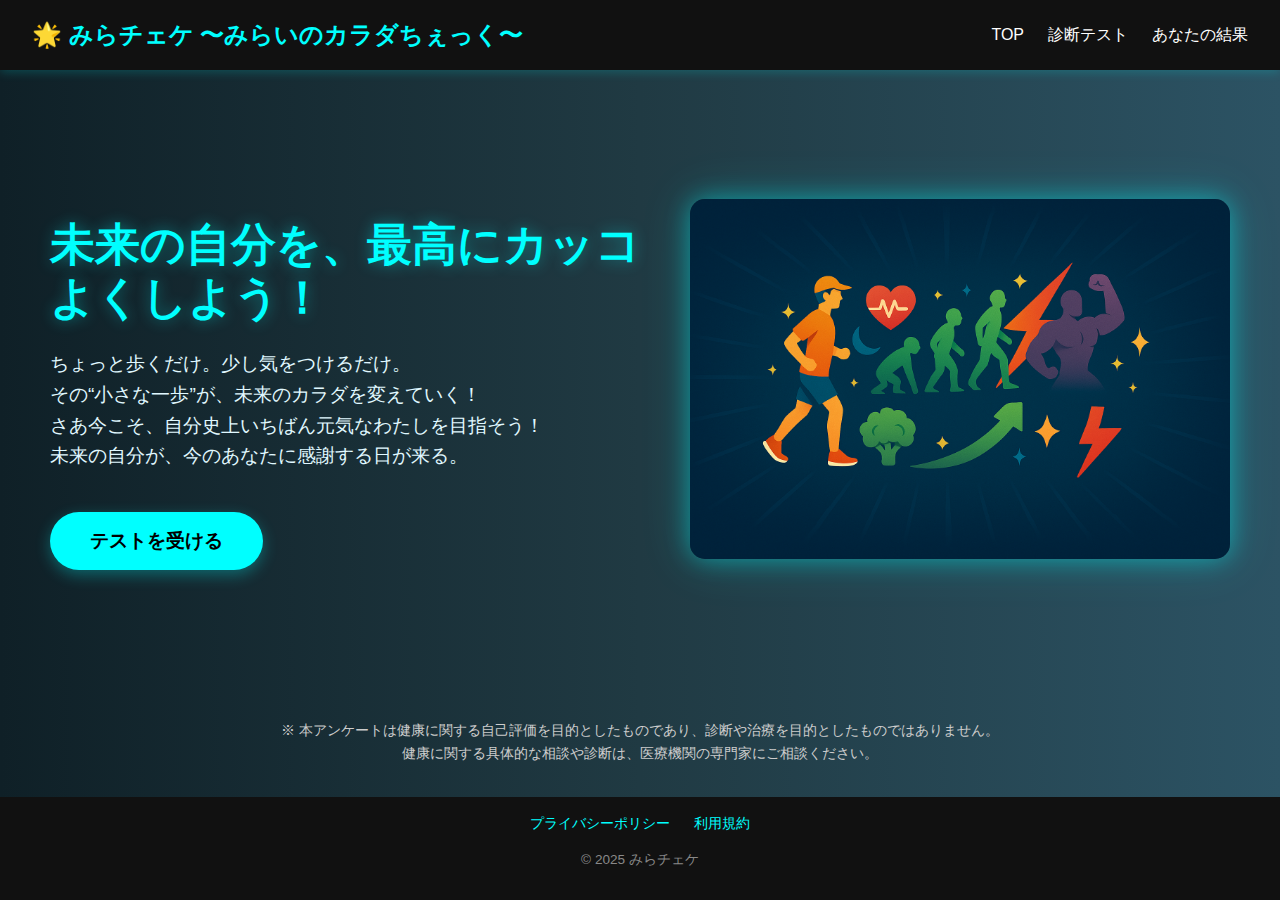
<file: index.html>
<!DOCTYPE html>
<html lang="ja">
<head>
  <meta charset="UTF-8" />
  <meta name="viewport" content="width=device-width, initial-scale=1" />
  <title>みらちぇけ - 未来の自分をチェック</title>
  <link rel="stylesheet" href="styles.css" />
</head>
<body>

  <!-- ヘッダー -->
  <header>
    <div class="logo">🌟 みらチェケ 〜みらいのカラダちぇっく〜</div>
    <nav>
       <ul>
        <li><a href="index.html">TOP</a></li>
        <li><a href="questions.html">診断テスト</a></li>
        <li><a href="result.html">あなたの結果</a></li>
      </ul>
    </nav>
  </header>

  <!-- ヒーローセクション -->
  <section class="hero">
    <div class="hero-text">
      <h1>未来の自分を、最高にカッコよくしよう！</h1>
        <p>
        ちょっと歩くだけ。少し気をつけるだけ。<br />
        その“小さな一歩”が、未来のカラダを変えていく！<br />
        さあ今こそ、自分史上いちばん元気なわたしを目指そう！<br />
        未来の自分が、今のあなたに感謝する日が来る。
        </p>

      <button onclick="goToDiagnosis()">テストを受ける</button>
    </div>
    <div class="hero-image">
      <img src="images/future_self.png" alt="未来の自分" />
    </div>
  </section>

  <p class="disclaimer">
    ※ 本アンケートは健康に関する自己評価を目的としたものであり、診断や治療を目的としたものではありません。<br />
    健康に関する具体的な相談や診断は、医療機関の専門家にご相談ください。
  </p>

  <!-- フッター -->
  <footer>
    <nav>
      <ul class="footer-links">
        <li><a href="privacy.html">プライバシーポリシー</a></li>
        <li><a href="terms.html">利用規約</a></li>
      </ul>
    </nav>
    <p>&copy; 2025 みらチェケ</p>
  </footer>

  <script src="script.js"></script>
  
</body>
</html>
</file>
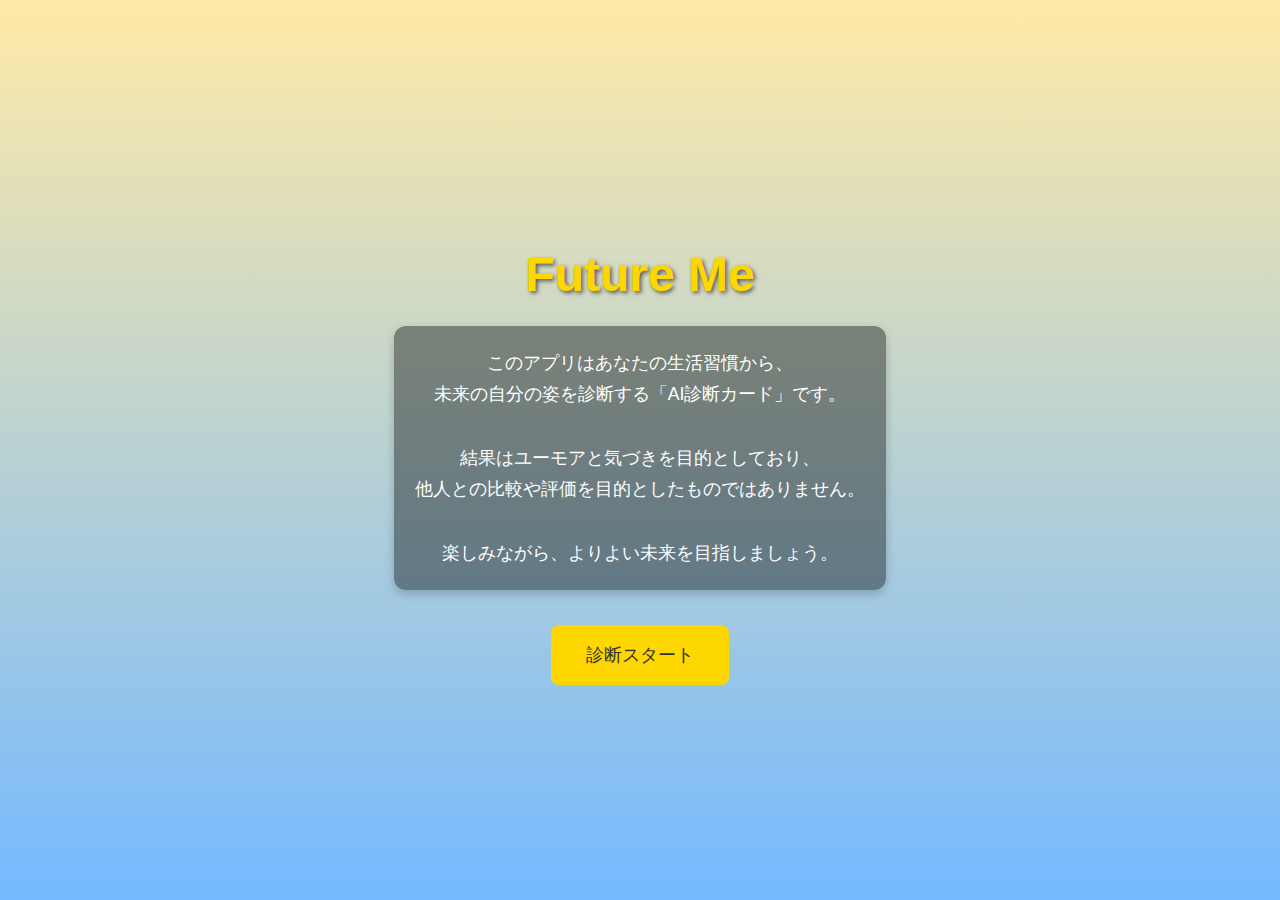
<file: health/index.html>
<!DOCTYPE html>
<html lang="ja">
<head>
  <meta charset="UTF-8" />
  <meta name="viewport" content="width=device-width, initial-scale=1.0"/>
  <title>Future Me</title>
  <link rel="stylesheet" href="style.css" />
</head>
<body>
  <h1>Future Me</h1>
  <div class="description">
    このアプリはあなたの生活習慣から、<br />
    未来の自分の姿を診断する「AI診断カード」です。<br /><br />
    結果はユーモアと気づきを目的としており、<br />
    他人との比較や評価を目的としたものではありません。<br /><br />
    楽しみながら、よりよい未来を目指しましょう。
  </div>
  <button onclick="goToDiagnosis()">診断スタート</button>

  <script src="script.js"></script>
</body>
</html>
</file>
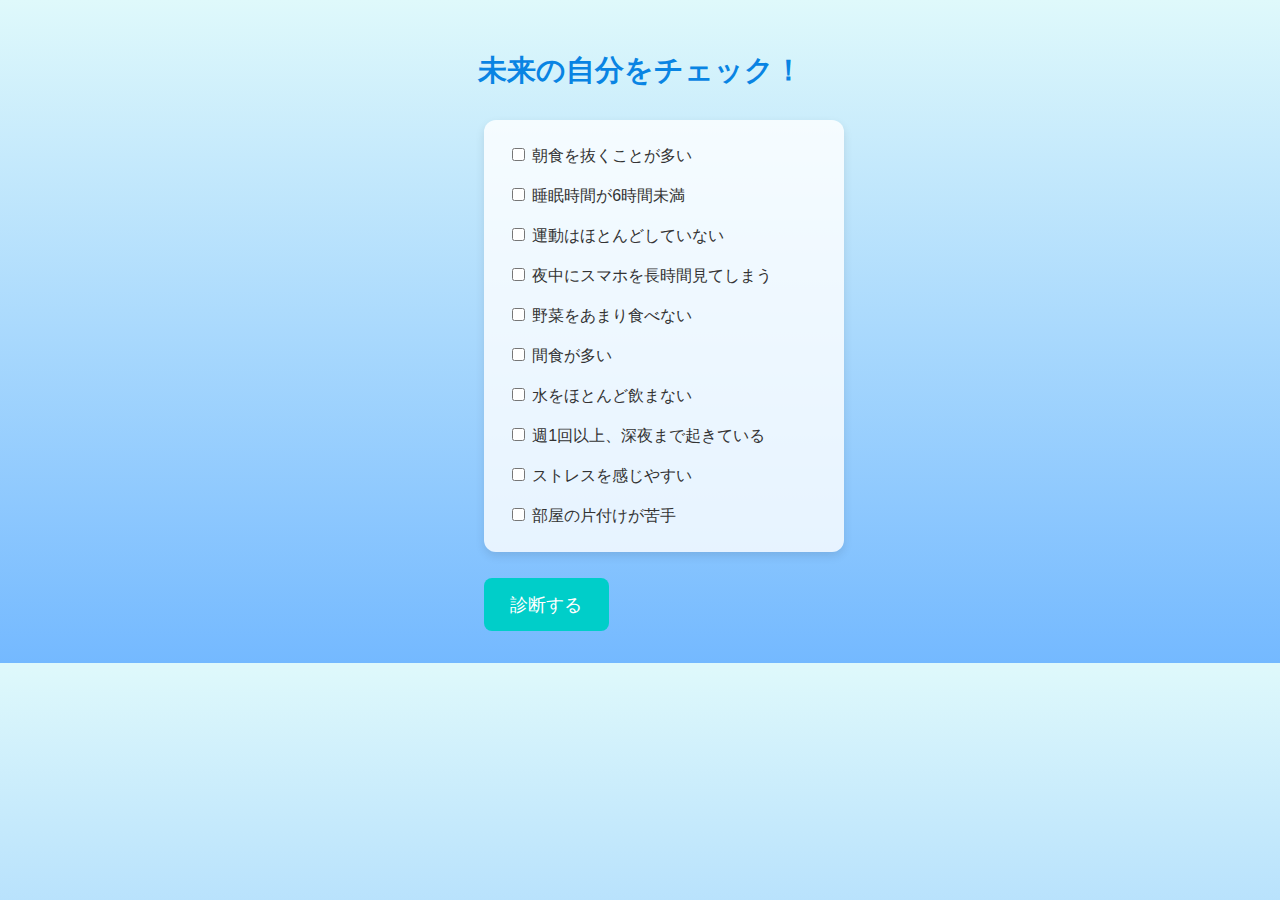
<file: diagnosis.html>
<!DOCTYPE html>
<html lang="ja">
<head>
  <meta charset="UTF-8" />
  <meta name="viewport" content="width=device-width, initial-scale=1.0"/>
  <title>診断スタート | Future Me</title>
  <link rel="stylesheet" href="diagnosis.css" />
</head>
<body>
  <h1>未来の自分をチェック！</h1>
  <form id="diagnosisForm">
    <div class="question-list">
      <label><input type="checkbox" name="q1" /> 朝食を抜くことが多い</label>
      <label><input type="checkbox" name="q2" /> 睡眠時間が6時間未満</label>
      <label><input type="checkbox" name="q3" /> 運動はほとんどしていない</label>
      <label><input type="checkbox" name="q4" /> 夜中にスマホを長時間見てしまう</label>
      <label><input type="checkbox" name="q5" /> 野菜をあまり食べない</label>
      <label><input type="checkbox" name="q6" /> 間食が多い</label>
      <label><input type="checkbox" name="q7" /> 水をほとんど飲まない</label>
      <label><input type="checkbox" name="q8" /> 週1回以上、深夜まで起きている</label>
      <label><input type="checkbox" name="q9" /> ストレスを感じやすい</label>
      <label><input type="checkbox" name="q10" /> 部屋の片付けが苦手</label>
    </div>
    <button type="button" onclick="goToResult()">診断する</button>
  </form>

  <script src="diagnosis.js"></script>
</body>
</html>
</file>
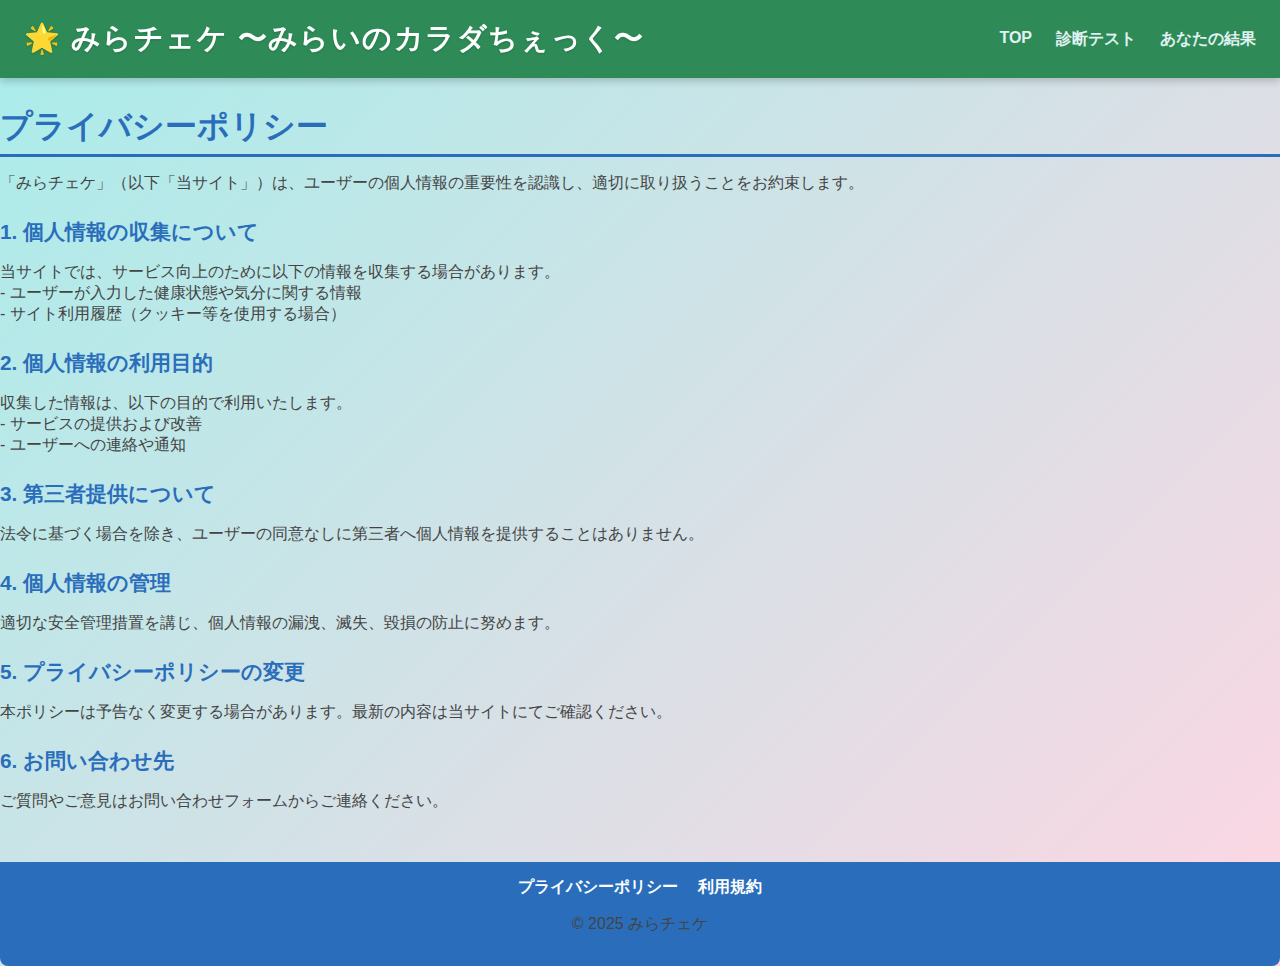
<file: privacy.html>
<!DOCTYPE html>
<html lang="ja">
<head>
  <meta charset="UTF-8" />
  <meta name="viewport" content="width=device-width, initial-scale=1" />
  <title>みらちぇけ - 未来の自分をチェック</title>
  <link rel="stylesheet" href="privacy.css" />
</head>
<body>

  <!-- ヘッダー -->
  <header>
    <div class="logo">🌟 みらチェケ 〜みらいのカラダちぇっく〜</div>
    <nav>
       <ul>
        <li><a href="index.html">TOP</a></li>
        <li><a href="questions.html">診断テスト</a></li>
        <li><a href="result.html">あなたの結果</a></li>
      </ul>
    </nav>
  </header>
  
  <section id="privacy-policy">
  <h2>プライバシーポリシー</h2>
  <p>「みらチェケ」（以下「当サイト」）は、ユーザーの個人情報の重要性を認識し、適切に取り扱うことをお約束します。</p>

  <h3>1. 個人情報の収集について</h3>
  <p>当サイトでは、サービス向上のために以下の情報を収集する場合があります。<br>
  - ユーザーが入力した健康状態や気分に関する情報<br>
  - サイト利用履歴（クッキー等を使用する場合）</p>

  <h3>2. 個人情報の利用目的</h3>
  <p>収集した情報は、以下の目的で利用いたします。<br>
  - サービスの提供および改善<br>
  - ユーザーへの連絡や通知</p>

  <h3>3. 第三者提供について</h3>
  <p>法令に基づく場合を除き、ユーザーの同意なしに第三者へ個人情報を提供することはありません。</p>

  <h3>4. 個人情報の管理</h3>
  <p>適切な安全管理措置を講じ、個人情報の漏洩、滅失、毀損の防止に努めます。</p>

  <h3>5. プライバシーポリシーの変更</h3>
  <p>本ポリシーは予告なく変更する場合があります。最新の内容は当サイトにてご確認ください。</p>

  <h3>6. お問い合わせ先</h3>
  <p>ご質問やご意見はお問い合わせフォームからご連絡ください。</p>

  <!-- フッター -->
  <footer>
    <nav>
      <ul class="footer-links">
        <li><a href="privacy.html">プライバシーポリシー</a></li>
        <li><a href="terms.html">利用規約</a></li>
      </ul>
    </nav>
    <p>&copy; 2025 みらチェケ</p>
  </footer>

</section>
</file>
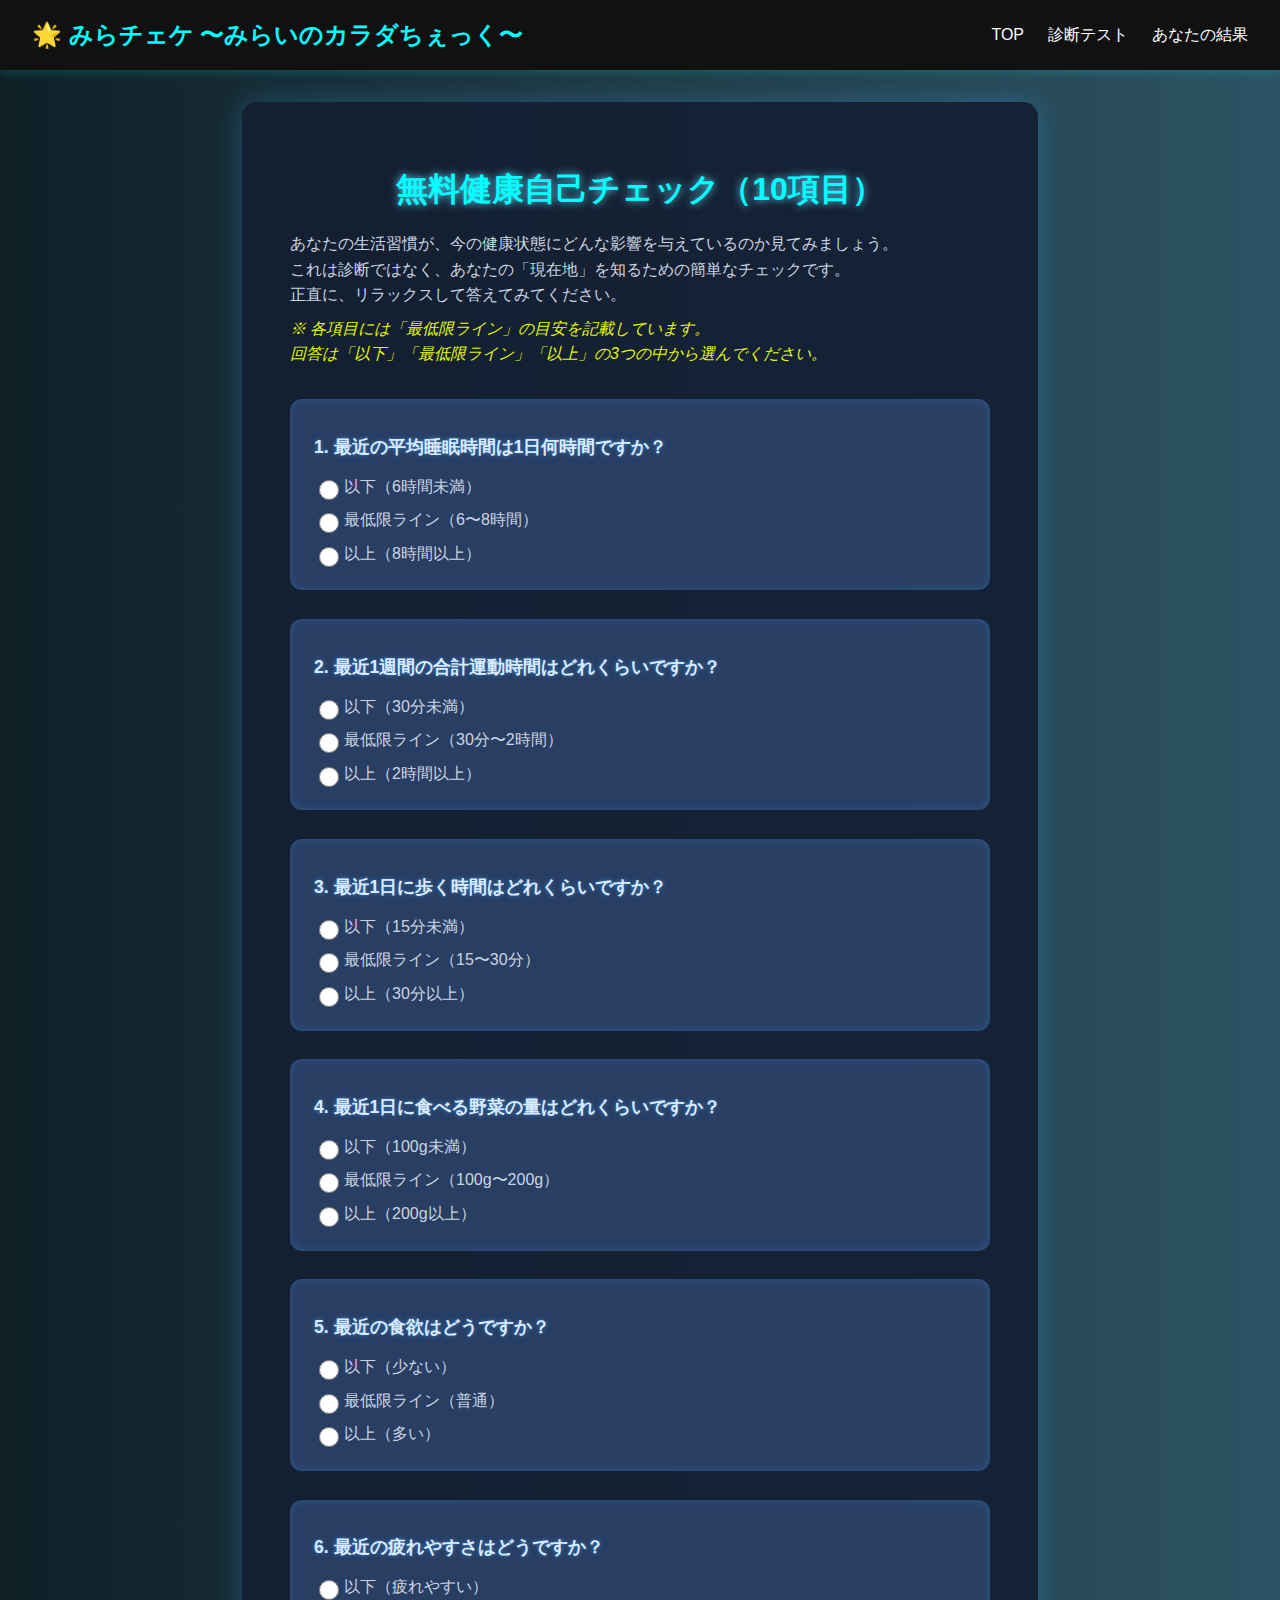
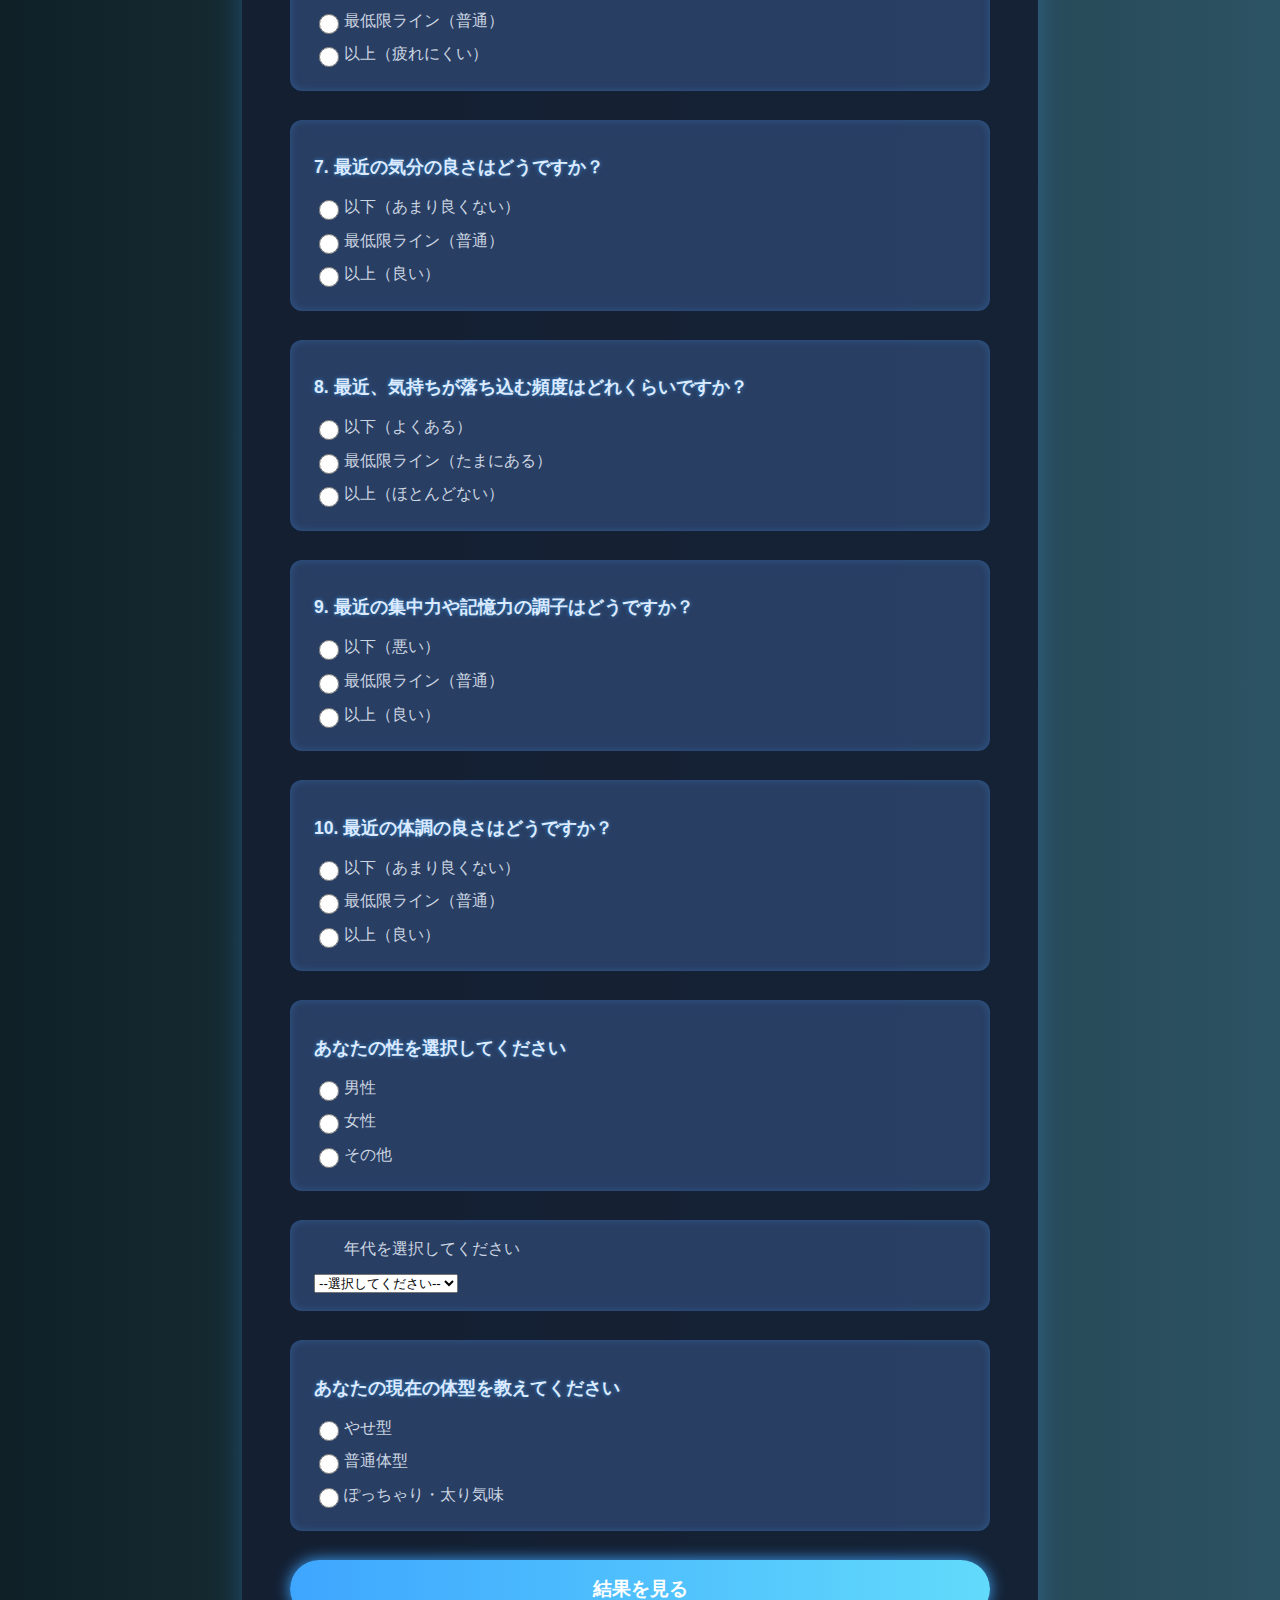
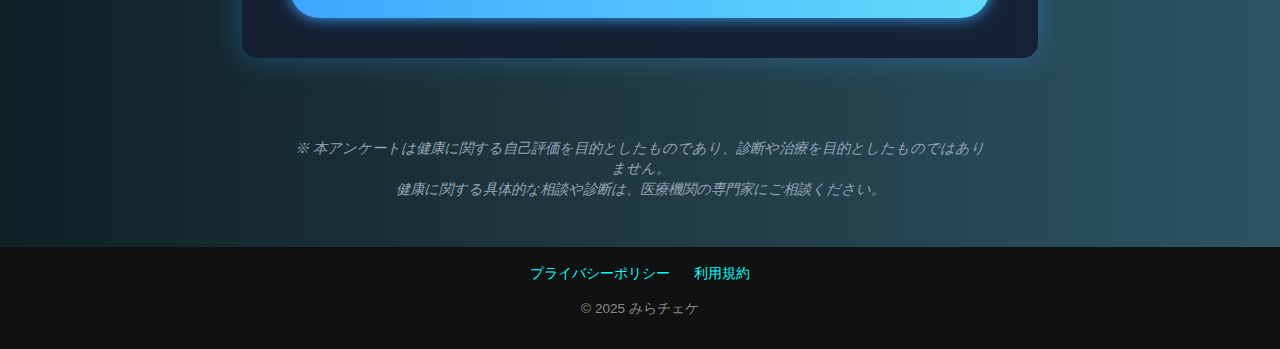
<file: questions.html>
<!DOCTYPE html>
<html lang="ja">
<head>
  <meta charset="UTF-8" />
  <meta name="viewport" content="width=device-width, initial-scale=1.0" />
  <title>無料健康自己チェック（10項目）</title>
  <link rel="stylesheet" href="questions.css" />
</head>
<body>
  <header>
    <div class="logo">🌟 みらチェケ 〜みらいのカラダちぇっく〜</div>
    <nav>
       <ul>
        <li><a href="index.html">TOP</a></li>
        <li><a href="questions.html">診断テスト</a></li>
        <li><a href="result.html">あなたの結果</a></li>
      </ul>
    </nav>
  </header>

  <div class="container">
    <h1>無料健康自己チェック（10項目）</h1>

    <p class="intro">
      あなたの生活習慣が、今の健康状態にどんな影響を与えているのか見てみましょう。<br />
      これは診断ではなく、あなたの「現在地」を知るための簡単なチェックです。<br />
      正直に、リラックスして答えてみてください。
    </p>
    <p class="note">
      ※ 各項目には「最低限ライン」の目安を記載しています。<br />
      回答は「以下」「最低限ライン」「以上」の3つの中から選んでください。
    </p>

    <form id="healthForm">
      <!-- 質問1〜10 -->
      <div class="question">
        <p>1. 最近の平均睡眠時間は1日何時間ですか？</p>
        <label><input type="radio" name="q1" value="below" required />以下（6時間未満）</label>
        <label><input type="radio" name="q1" value="standard" />最低限ライン（6〜8時間）</label>
        <label><input type="radio" name="q1" value="above" />以上（8時間以上）</label>
      </div>
      <div class="question">
        <p>2. 最近1週間の合計運動時間はどれくらいですか？</p>
        <label><input type="radio" name="q2" value="below" required />以下（30分未満）</label>
        <label><input type="radio" name="q2" value="standard" />最低限ライン（30分〜2時間）</label>
        <label><input type="radio" name="q2" value="above" />以上（2時間以上）</label>
      </div>
      <div class="question">
        <p>3. 最近1日に歩く時間はどれくらいですか？</p>
        <label><input type="radio" name="q3" value="below" required />以下（15分未満）</label>
        <label><input type="radio" name="q3" value="standard" />最低限ライン（15〜30分）</label>
        <label><input type="radio" name="q3" value="above" />以上（30分以上）</label>
      </div>
      <div class="question">
        <p>4. 最近1日に食べる野菜の量はどれくらいですか？</p>
        <label><input type="radio" name="q4" value="below" required />以下（100g未満）</label>
        <label><input type="radio" name="q4" value="standard" />最低限ライン（100g〜200g）</label>
        <label><input type="radio" name="q4" value="above" />以上（200g以上）</label>
      </div>
      <div class="question">
        <p>5. 最近の食欲はどうですか？</p>
        <label><input type="radio" name="q5" value="below" required />以下（少ない）</label>
        <label><input type="radio" name="q5" value="standard" />最低限ライン（普通）</label>
        <label><input type="radio" name="q5" value="above" />以上（多い）</label>
      </div>
      <div class="question">
        <p>6. 最近の疲れやすさはどうですか？</p>
        <label><input type="radio" name="q6" value="below" required />以下（疲れやすい）</label>
        <label><input type="radio" name="q6" value="standard" />最低限ライン（普通）</label>
        <label><input type="radio" name="q6" value="above" />以上（疲れにくい）</label>
      </div>
      <div class="question">
        <p>7. 最近の気分の良さはどうですか？</p>
        <label><input type="radio" name="q7" value="below" required />以下（あまり良くない）</label>
        <label><input type="radio" name="q7" value="standard" />最低限ライン（普通）</label>
        <label><input type="radio" name="q7" value="above" />以上（良い）</label>
      </div>
      <div class="question">
        <p>8. 最近、気持ちが落ち込む頻度はどれくらいですか？</p>
        <label><input type="radio" name="q8" value="below" required />以下（よくある）</label>
        <label><input type="radio" name="q8" value="standard" />最低限ライン（たまにある）</label>
        <label><input type="radio" name="q8" value="above" />以上（ほとんどない）</label>
      </div>
      <div class="question">
        <p>9. 最近の集中力や記憶力の調子はどうですか？</p>
        <label><input type="radio" name="q9" value="below" required />以下（悪い）</label>
        <label><input type="radio" name="q9" value="standard" />最低限ライン（普通）</label>
        <label><input type="radio" name="q9" value="above" />以上（良い）</label>
      </div>
      <div class="question">
        <p>10. 最近の体調の良さはどうですか？</p>
        <label><input type="radio" name="q10" value="below" required />以下（あまり良くない）</label>
        <label><input type="radio" name="q10" value="standard" />最低限ライン（普通）</label>
        <label><input type="radio" name="q10" value="above" />以上（良い）</label>
      </div>

      <!-- ジェンダー -->
      <div class="question">
        <p>あなたの性を選択してください</p>
        <label><input type="radio" name="gender" value="male" required />男性</label>
        <label><input type="radio" name="gender" value="female" />女性</label>
        <label><input type="radio" name="gender" value="other" />その他</label>
      </div>

      <!-- 年代 -->
      <div class="question">
        <label for="generation">年代を選択してください</label>
        <select id="generation" name="generation" required>
          <option value="">--選択してください--</option>
          <option value="10s">10代</option>
          <option value="20s">20代</option>
          <option value="30s">30代</option>
          <option value="40s">40代</option>
          <option value="50s">50代</option>
          <option value="60s">60代</option>
          <option value="70s">70代</option>
          <option value="80s">80代</option>
        </select>
      </div>

      <!-- 体型 -->
      <div class="question">
        <p>あなたの現在の体型を教えてください</p>
        <label><input type="radio" name="bodyType" value="slim" required />やせ型</label>
        <label><input type="radio" name="bodyType" value="normal" />普通体型</label>
        <label><input type="radio" name="bodyType" value="overweight" />ぽっちゃり・太り気味</label>
      </div>

      <button type="submit">結果を見る</button>
    </form>
  </div>

  <p class="disclaimer">
    ※ 本アンケートは健康に関する自己評価を目的としたものであり、診断や治療を目的としたものではありません。<br />
    健康に関する具体的な相談や診断は、医療機関の専門家にご相談ください。
  </p>

  <!-- フッター -->
  <footer>
    <nav>
      <ul class="footer-links">
        <li><a href="privacy.html">プライバシーポリシー</a></li>
        <li><a href="terms.html">利用規約</a></li>
      </ul>
    </nav>
    <p>&copy; 2025 みらチェケ</p>
  </footer>

  <script src="questions.js"></script>
</body>
</html>
</file>
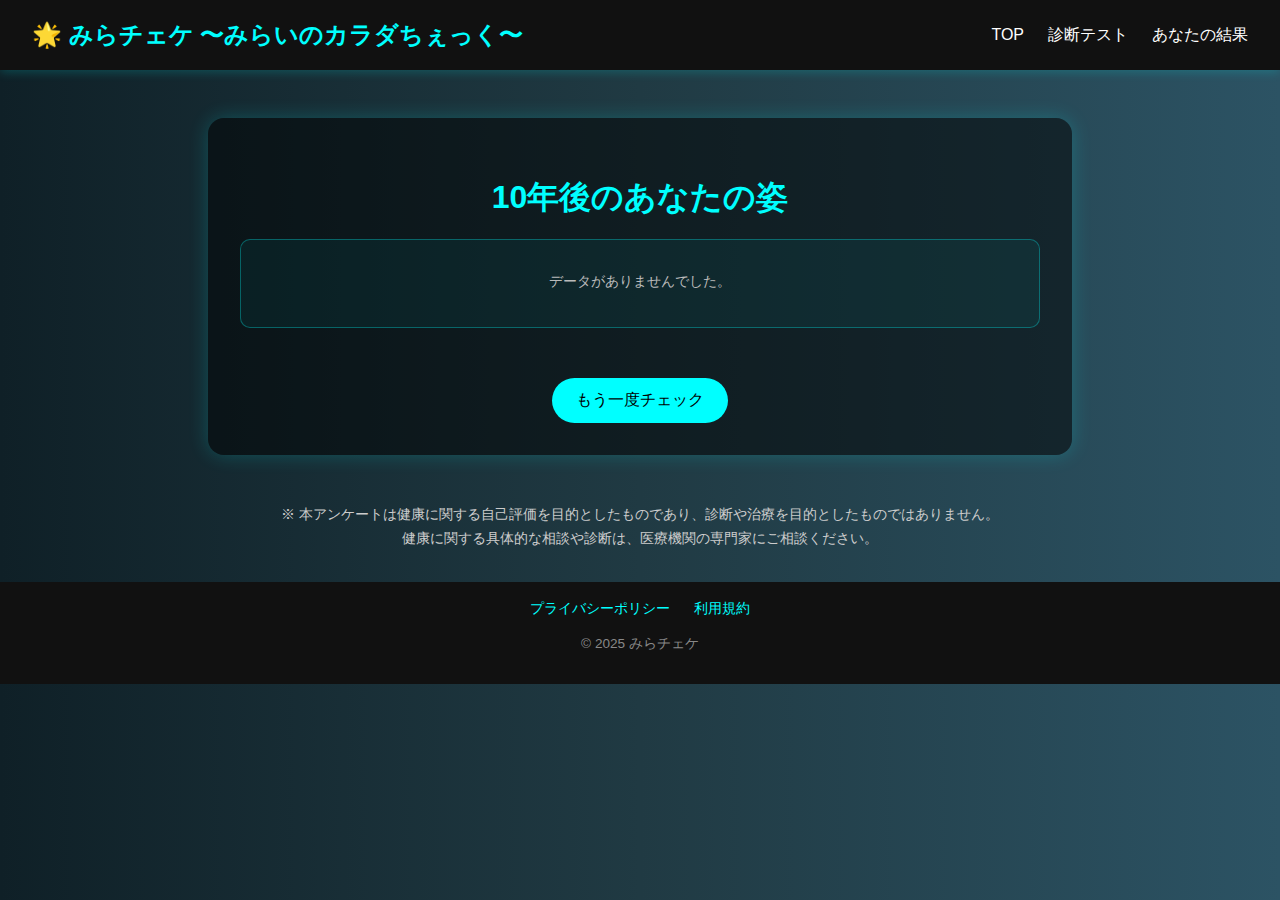
<file: result.html>
<!DOCTYPE html>
<html lang="ja">
<head>
  <meta charset="UTF-8" />
  <meta name="viewport" content="width=device-width, initial-scale=1.0" />
  <title>未来の健康診断結果</title>
  <link rel="stylesheet" href="result.css" />
</head>
<body>
<header>
  <div class="logo">🌟 みらチェケ 〜みらいのカラダちぇっく〜</div>
  <nav>
    <ul>
        <li><a href="index.html">TOP</a></li>
        <li><a href="questions.html">診断テスト</a></li>
        <li><a href="result.html">あなたの結果</a></li>
      </ul>
  </nav>
</header>

<div class="container">
  <h1>10年後のあなたの姿</h1>

  <div id="resultBox">
    <p>結果を読み込み中…</p>
  </div>

  <!-- 動的に解説を入れる場所だけ空に -->
  <div id="insightsContainer" class="insights">
    <!-- JSで4つの解説をここに入れる -->
  </div>

  <button onclick="location.href='index.html'">もう一度チェック</button>
</div>

<p class="disclaimer">
    ※ 本アンケートは健康に関する自己評価を目的としたものであり、診断や治療を目的としたものではありません。<br />
    健康に関する具体的な相談や診断は、医療機関の専門家にご相談ください。
  </p>

<!-- フッター -->
  <footer>
    <nav>
      <ul class="footer-links">
        <li><a href="privacy.html">プライバシーポリシー</a></li>
        <li><a href="terms.html">利用規約</a></li>
      </ul>
    </nav>
    <p>&copy; 2025 みらチェケ</p>
  </footer>

<script src="result.js"></script>
</body>
</html>
</file>
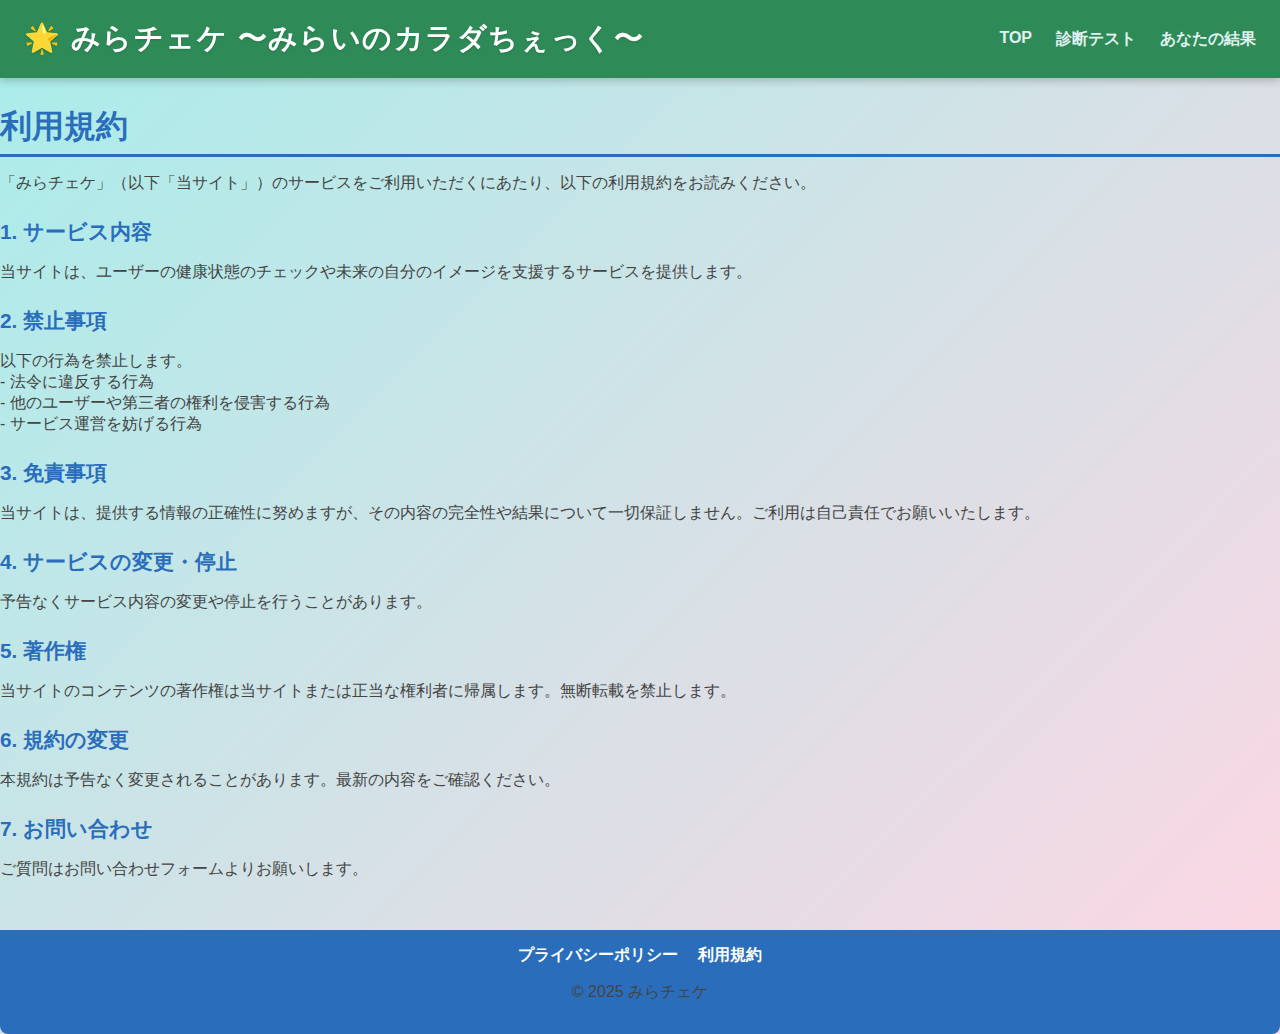
<file: terms.html>
<!DOCTYPE html>
<html lang="ja">
<head>
  <meta charset="UTF-8" />
  <meta name="viewport" content="width=device-width, initial-scale=1" />
  <title>みらちぇけ - 未来の自分をチェック</title>
  <link rel="stylesheet" href="terms.css" />
</head>
<body>

  <!-- ヘッダー -->
  <header>
    <div class="logo">🌟 みらチェケ 〜みらいのカラダちぇっく〜</div>
    <nav>
      <ul>
        <li><a href="index.html">TOP</a></li>
        <li><a href="questions.html">診断テスト</a></li>
        <li><a href="result.html">あなたの結果</a></li>
      </ul>
    </nav>
  </header>
  <section id="terms-of-service">
  <h2>利用規約</h2>
  <p>「みらチェケ」（以下「当サイト」）のサービスをご利用いただくにあたり、以下の利用規約をお読みください。</p>

  <h3>1. サービス内容</h3>
  <p>当サイトは、ユーザーの健康状態のチェックや未来の自分のイメージを支援するサービスを提供します。</p>

  <h3>2. 禁止事項</h3>
  <p>以下の行為を禁止します。<br>
  - 法令に違反する行為<br>
  - 他のユーザーや第三者の権利を侵害する行為<br>
  - サービス運営を妨げる行為</p>

  <h3>3. 免責事項</h3>
  <p>当サイトは、提供する情報の正確性に努めますが、その内容の完全性や結果について一切保証しません。ご利用は自己責任でお願いいたします。</p>

  <h3>4. サービスの変更・停止</h3>
  <p>予告なくサービス内容の変更や停止を行うことがあります。</p>

  <h3>5. 著作権</h3>
  <p>当サイトのコンテンツの著作権は当サイトまたは正当な権利者に帰属します。無断転載を禁止します。</p>

  <h3>6. 規約の変更</h3>
  <p>本規約は予告なく変更されることがあります。最新の内容をご確認ください。</p>

  <h3>7. お問い合わせ</h3>
  <p>ご質問はお問い合わせフォームよりお願いします。</p>

  <!-- フッター -->
  <footer>
    <nav>
      <ul class="footer-links">
        <li><a href="privacy.html">プライバシーポリシー</a></li>
        <li><a href="terms.html">利用規約</a></li>
      </ul>
    </nav>
    <p>&copy; 2025 みらチェケ</p>
  </footer>
</section>
</file>
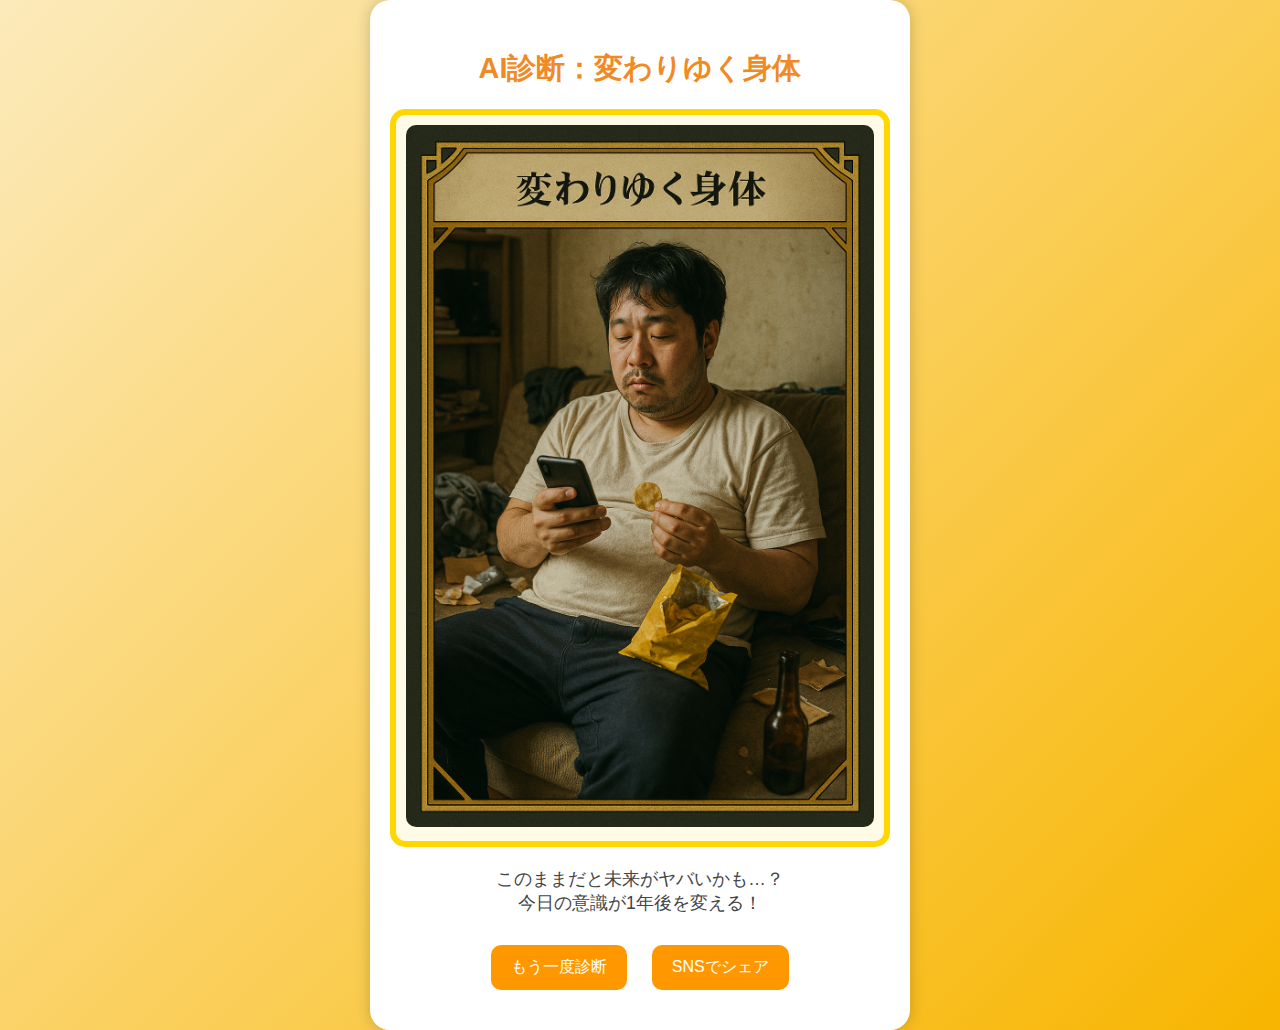
<file: health/result.html>
<!-- result.html -->
<!DOCTYPE html>
<html lang="ja">
<head>
  <meta charset="UTF-8" />
  <meta name="viewport" content="width=device-width, initial-scale=1.0" />
  <title>未来診断結果</title>
  <link rel="stylesheet" href="result.css" />
</head>
<body>
  <div class="result-container">
    <h1 class="result-title">AI診断：変わりゆく身体</h1>
    <div class="result-image-frame">
      <img src="images/future_you.png" alt="未来の自分" class="result-image" />
    </div>
    <p class="result-comment">このままだと未来がヤバいかも…？<br>今日の意識が1年後を変える！</p>
    <div class="result-buttons">
      <button onclick="retry()">もう一度診断</button>
      <button onclick="share()">SNSでシェア</button>
    </div>
  </div>
  <script src="result.js"></script>
</body>
</html>
</file>
<file: styles.css>
/* Overall Body Styling */
body {
    font-family: 'Segoe UI', 'Helvetica Neue', sans-serif;
    margin: 0;
    padding: 0;
    background: linear-gradient(to right, #0f2027, #203a43, #2c5364); /* Futuristic gradient */
    color: #f0f8ff;
    line-height: 1.6;
    min-height: 100vh; /* Ensure body takes full viewport height */
    display: flex;
    flex-direction: column; /* For sticky footer */
}

/* Header Styling */
header {
    background-color: #111;
    padding: 1rem 2rem;
    display: flex;
    justify-content: space-between;
    align-items: center;
    box-shadow: 0 2px 10px rgba(0, 255, 255, 0.2);
    flex-shrink: 0; /* Prevent header from shrinking */
}

.logo {
    font-size: 1.5rem;
    font-weight: bold;
    color: #00ffff;
}

nav ul {
    list-style: none;
    display: flex;
    gap: 1.5rem;
    padding: 0;
    margin: 0;
}

nav a {
    color: #ffffff;
    text-decoration: none;
    position: relative;
    padding-bottom: 5px; /* Space for underline */
}

nav a::after {
    content: '';
    position: absolute;
    bottom: 0; /* Align with bottom of padding */
    left: 0;
    width: 0;
    height: 2px;
    background: #00ffff;
    transition: width 0.3s ease-in-out;
}

nav a:hover::after {
    width: 100%;
}

/* Hero Section Styling */
.hero {
    flex-grow: 1; /* Allows hero section to take up available space */
    display: flex;
    flex-direction: row; /* Default for larger screens */
    align-items: center;
    justify-content: center;
    padding: 4rem 2rem;
    max-width: 1200px;
    margin: 0 auto;
    gap: 40px; /* Space between text and image */
}

.hero-text {
    text-align: left;
    max-width: 50%; /* Adjust as needed */
}

.hero-text h1 {
    color: #00ffff;
    font-size: 2.8rem;
    margin-bottom: 1.5rem;
    line-height: 1.2;
    text-shadow: 0 0 15px rgba(0, 255, 255, 0.4);
}

.hero-text p {
    font-size: 1.2rem;
    color: #e0f8ff;
    margin-bottom: 2.5rem;
}

.hero-image {
    max-width: 45%; /* Adjust as needed */
    display: flex; /* To center the image if smaller than its container */
    justify-content: center;
    align-items: center;
}

.hero-image img {
    max-width: 100%;
    height: auto;
    border-radius: 15px;
    box-shadow: 0 0 25px rgba(0, 255, 255, 0.4), 0 0 50px rgba(0, 255, 255, 0.2);
    transition: transform 0.3s ease-in-out;
}

.hero-image img:hover {
    transform: translateY(-5px); /* Subtle lift on hover */
}


/* Button Styling */
button {
    background-color: #00ffff;
    color: #000;
    border: none;
    padding: 1rem 2.5rem; /* Larger padding for hero button */
    border-radius: 30px;
    font-size: 1.2rem; /* Larger font for hero button */
    font-weight: bold;
    cursor: pointer;
    transition: background 0.3s ease-in-out, transform 0.2s ease-in-out;
    box-shadow: 0 5px 15px rgba(0, 255, 255, 0.3);
}

button:hover {
    background-color: #00cccc;
    transform: translateY(-3px); /* Subtle lift on hover */
    box-shadow: 0 8px 20px rgba(0, 255, 255, 0.4);
}

/* Disclaimer Styling */
.disclaimer {
    font-size: 0.9rem;
    color: #ccc;
    margin: 2rem auto;
    max-width: 800px;
    text-align: center;
    padding: 0 1rem; /* Add padding for small screens */
    flex-shrink: 0; /* Prevent disclaimer from shrinking */
}

/* Footer Styling */
footer {
    background-color: #111;
    padding: 1rem;
    text-align: center;
    color: #888;
    font-size: 0.85rem;
    flex-shrink: 0; /* Prevent footer from shrinking */
    margin-top: auto; /* Push footer to the bottom */
}

.footer-links {
    display: flex;
    justify-content: center;
    gap: 1.5rem;
    padding: 0;
    list-style: none;
    margin-bottom: 0.5rem;
}

.footer-links a {
    color: #00ffff;
    text-decoration: none;
}

.footer-links a:hover {
    text-decoration: underline;
}

/* Responsive Adjustments */
@media (max-width: 900px) {
    .hero {
        flex-direction: column; /* Stack text and image on smaller screens */
        text-align: center;
        padding: 3rem 1.5rem;
        gap: 30px;
    }

    .hero-text, .hero-image {
        max-width: 100%; /* Allow them to take full width */
    }

    .hero-text h1 {
        font-size: 2.2rem;
    }

    .hero-text p {
        font-size: 1.1rem;
    }
}

@media (max-width: 600px) {
    header {
        flex-direction: column;
        padding: 0.8rem 1rem;
    }

    .logo {
        font-size: 1.3rem;
        margin-bottom: 0.5rem;
    }

    nav ul {
        flex-wrap: wrap;
        justify-content: center;
        gap: 1rem;
    }

    nav a {
        font-size: 0.9rem;
    }

    .hero {
        padding: 2rem 1rem;
    }

    .hero-text h1 {
        font-size: 1.8rem;
    }

    .hero-text p {
        font-size: 1rem;
    }

    button {
        padding: 0.8rem 2rem;
        font-size: 1rem;
    }

    .disclaimer {
        font-size: 0.8rem;
        margin: 1.5rem auto;
    }

    .footer-links {
        flex-direction: column;
        gap: 0.5rem;
    }
}
</file>
<file: health/style.css>
body {
  margin: 0;
  padding: 0;
  font-family: 'Arial', sans-serif;
  background: linear-gradient(to bottom, #ffeaa7, #74b9ff);
  color: white;
  display: flex;
  flex-direction: column;
  align-items: center;
  justify-content: center;
  height: 100vh;
  text-align: center;
}

h1 {
  font-size: 3em;
  margin-bottom: 0.5em;
  color: gold;
  text-shadow: 2px 2px 4px #555;
}

.description {
  font-size: 1.1em;
  max-width: 90%;
  background: rgba(0,0,0,0.4);
  padding: 1.2em;
  border-radius: 12px;
  line-height: 1.8;
  box-shadow: 0 4px 10px rgba(0,0,0,0.2);
}

button {
  margin-top: 2em;
  padding: 1em 2em;
  font-size: 1.1em;
  border: none;
  border-radius: 8px;
  background-color: gold;
  color: #333;
  cursor: pointer;
  transition: background 0.3s;
}

button:hover {
  background-color: #f1c40f;
}
</file>
<file: diagnosis.css>
body {
  margin: 0;
  padding: 0;
  font-family: 'Arial', sans-serif;
  background: linear-gradient(to bottom, #dff9fb, #74b9ff);
  color: #333;
  display: flex;
  flex-direction: column;
  align-items: center;
  text-align: left;
  padding: 2em;
}

h1 {
  text-align: center;
  font-size: 1.8em;
  margin-bottom: 1em;
  color: #0984e3;
}

.question-list {
  display: flex;
  flex-direction: column;
  gap: 1em;
  width: 100%;
  max-width: 400px;
  background: #ffffffcc;
  padding: 1.5em;
  border-radius: 12px;
  box-shadow: 0 4px 10px rgba(0,0,0,0.1);
}

label {
  font-size: 1em;
  line-height: 1.5;
}

button {
  margin-top: 1.5em;
  padding: 0.8em 1.5em;
  font-size: 1.1em;
  background-color: #00cec9;
  color: white;
  border: none;
  border-radius: 8px;
  cursor: pointer;
  transition: background 0.3s;
}

button:hover {
  background-color: #00b894;
}
</file>
<file: privacy.css>
/* フォントと全体のベース設定 */
body {
  font-family: "Helvetica Neue", "Hiragino Kaku Gothic ProN", "Arial", sans-serif;
  background: linear-gradient(135deg, #a8edea 0%, #fed6e3 100%);
  margin: 0;
  padding: 0;
  color: #333;
  min-height: 100vh;
}

/* ヘッダー */
header {
  background-color: #2e8b57; /* 落ち着いた健康グリーン */
  color: #fff;
  padding: 1.2rem 1.5rem;
  display: flex;
  justify-content: space-between;
  align-items: center;
  flex-wrap: wrap;
  box-shadow: 0 3px 8px rgba(0,0,0,0.2);
}

.logo {
  font-size: 1.8rem;
  font-weight: 700;
  letter-spacing: 0.05em;
  user-select: none;
  filter: drop-shadow(0 1px 1px rgba(0,0,0,0.15));
}

nav ul {
  list-style: none;
  display: flex;
  gap: 24px;
  margin: 0;
  padding: 0;
}

nav a {
  text-decoration: none;
  color: #e0f2f1;
  font-weight: 600;
  font-size: 1rem;
  transition: color 0.3s ease;
}

nav a:hover,
nav a:focus {
  color: #a7ffeb;
  outline: none;
}

/* メインコンテナ */
.container {
  max-width: 600px;
  background: #ffffffdd;
  margin: 30px auto 60px;
  padding: 30px 30px 40px;
  border-radius: 16px;
  box-shadow: 0 8px 20px rgba(0,0,0,0.1);
}

/* 見出し */
h2 {
  font-size: 2rem;
  color: #2a6ebb;
  margin-bottom: 1rem;
  border-bottom: 3px solid #2a6ebb;
  padding-bottom: 0.3rem;
}

h3 {
  font-size: 1.3rem;
  color: #2a6ebb;
  margin-top: 1.5rem;
  margin-bottom: 0.8rem;
}

/* 段落 */
p {
  margin-bottom: 1rem;
  font-size: 1rem;
  color: #444;
}

/* リストがある場合 */
ul {
  margin-left: 1.5rem;
  margin-bottom: 1rem;
  list-style-type: disc;
  color: #555;
}

footer {
  background-color: #2a6ebb;
  color: #fff;
  padding: 15px 20px;
  text-align: center;
  margin-top: 50px;
  font-size: 0.9rem;
  border-radius: 0 0 8px 8px;
}

.footer-links {
  list-style: none;
  margin-bottom: 8px;
  padding: 0;
  display: flex;
  justify-content: center;
  gap: 20px;
}

.footer-links li a {
  color: #fff;
  text-decoration: none;
  font-weight: 600;
}

.footer-links li a:hover {
  text-decoration: underline;
}
</file>
<file: questions.css>
/* Overall Body Styling */
body {
    font-family: 'Segoe UI', 'Helvetica Neue', sans-serif;
    margin: 0;
    padding: 0;
    background: linear-gradient(to right, #0f2027, #203a43, #2c5364); /* Futuristic gradient */
    color: #f0f8ff;
    line-height: 1.6;
    min-height: 100vh; /* Ensure body takes full viewport height */
    display: flex;
    flex-direction: column; /* For sticky footer */
}

/* Header Styling */
header {
    background-color: #111;
    padding: 1rem 2rem;
    display: flex;
    justify-content: space-between;
    align-items: center;
    box-shadow: 0 2px 10px rgba(0, 255, 255, 0.2);
    flex-shrink: 0; /* Prevent header from shrinking */
}

.logo {
    font-size: 1.5rem;
    font-weight: bold;
    color: #00ffff;
}

nav ul {
    list-style: none;
    display: flex;
    gap: 1.5rem;
    padding: 0;
    margin: 0;
}

nav a {
    color: #ffffff;
    text-decoration: none;
    position: relative;
    padding-bottom: 5px; /* Space for underline */
}

nav a::after {
    content: '';
    position: absolute;
    bottom: 0; /* Align with bottom of padding */
    left: 0;
    width: 0;
    height: 2px;
    background: #00ffff;
    transition: width 0.3s ease-in-out;
}

nav a:hover::after {
    width: 100%;
}

.container {
  background: rgba(20, 30, 50, 0.9);
  max-width: 700px;
  width: 90%;
  margin: 2rem auto 4rem;
  padding: 2.5rem 3rem;
  border-radius: 15px;
  box-shadow: 0 0 30px #3ea6ff50;
}

h1 {
  text-align: center;
  color: #00ffff;
  font-weight: 700;
  font-size: 2rem;
  margin-bottom: 1rem;
  text-shadow: 0 0 8px #61dafb;
}

.intro, .note {
  font-size: 1rem;
  line-height: 1.6;
  margin-bottom: 1rem;
  color: #cbd5e1;
}

.note {
  font-style: italic;
  color: hsl(65, 97%, 49%);
  margin-top: -0.5rem;
  margin-bottom: 2rem;
}

.question {
  margin-bottom: 1.8rem;
  padding: 1rem 1.5rem;
  background: rgba(50, 75, 120, 0.7);
  border-radius: 12px;
  box-shadow: inset 0 0 8px #3ea6ff44;
  transition: background-color 0.3s ease;
}

.question p {
  margin-bottom: 0.8rem;
  font-weight: 600;
  color: #dbeafe;
  text-shadow: 0 0 4px #3ea6ffaa;
  font-size: 1.1rem;
}

.question label {
  display: block;
  margin-bottom: 0.5rem;
  cursor: pointer;
  font-weight: 500;
  color: #cbd5e1;
  user-select: none;
  position: relative;
  padding-left: 30px;
  transition: color 0.3s ease;
}

.question label:hover {
  color: #61dafb;
}

.question input[type="radio"] {
  position: absolute;
  left: 0;
  top: 3px;
  width: 20px;
  height: 20px;
  accent-color: #3ea6ff;
  cursor: pointer;
}

button[type="submit"] {
  display: block;
  width: 100%;
  padding: 1rem 0;
  font-size: 1.2rem;
  font-weight: 700;
  color: #fff;
  background: linear-gradient(90deg, #3ea6ff, #61dafb);
  border: none;
  border-radius: 30px;
  cursor: pointer;
  box-shadow: 0 0 15px #3ea6ff;
  transition: background 0.4s ease, box-shadow 0.4s ease;
  margin-top: 1rem;
}

button[type="submit"]:hover {
  background: linear-gradient(90deg, #61dafb, #3ea6ff);
  box-shadow: 0 0 25px #61dafb;
}

.disclaimer {
  max-width: 700px;
  width: 90%;
  margin: 1rem auto 3rem;
  font-size: 0.9rem;
  color: #94a3b8;
  text-align: center;
  line-height: 1.4;
  font-style: italic;
}

/* Footer Styling */
footer {
    background-color: #111;
    padding: 1rem;
    text-align: center;
    color: #888;
    font-size: 0.85rem;
    flex-shrink: 0; /* Prevent footer from shrinking */
    margin-top: auto; /* Push footer to the bottom */
}

.footer-links {
    display: flex;
    justify-content: center;
    gap: 1.5rem;
    padding: 0;
    list-style: none;
    margin-bottom: 0.5rem;
}

.footer-links a {
    color: #00ffff;
    text-decoration: none;
}

.footer-links a:hover {
    text-decoration: underline;
}

/* Responsive Adjustments */
@media (max-width: 900px) {
    .hero {
        flex-direction: column; /* Stack text and image on smaller screens */
        text-align: center;
        padding: 3rem 1.5rem;
        gap: 30px;
    }

    .hero-text, .hero-image {
        max-width: 100%; /* Allow them to take full width */
    }

    .hero-text h1 {
        font-size: 2.2rem;
    }

    .hero-text p {
        font-size: 1.1rem;
    }
}

@media (max-width: 600px) {
    header {
        flex-direction: column;
        padding: 0.8rem 1rem;
    }

    .logo {
        font-size: 1.3rem;
        margin-bottom: 0.5rem;
    }

    nav ul {
        flex-wrap: wrap;
        justify-content: center;
        gap: 1rem;
    }

    nav a {
        font-size: 0.9rem;
    }

    .hero {
        padding: 2rem 1rem;
    }

    .hero-text h1 {
        font-size: 1.8rem;
    }

    .hero-text p {
        font-size: 1rem;
    }

    button {
        padding: 0.8rem 2rem;
        font-size: 1rem;
    }

    .disclaimer {
        font-size: 0.8rem;
        margin: 1.5rem auto;
    }

    .footer-links {
        flex-direction: column;
        gap: 0.5rem;
    }
}
</file>
<file: result.css>
/* Overall Body Styling */
body {
    font-family: 'Segoe UI', 'Helvetica Neue', sans-serif;
    margin: 0;
    padding: 0;
    background: linear-gradient(to right, #0f2027, #203a43, #2c5364); /* Futuristic gradient */
    color: #f0f8ff;
    line-height: 1.6;
}

/* Header Styling */
header {
    background-color: #111;
    padding: 1rem 2rem;
    display: flex;
    justify-content: space-between;
    align-items: center;
    box-shadow: 0 2px 10px rgba(0, 255, 255, 0.2);
}

.logo {
    font-size: 1.5rem;
    font-weight: bold;
    color: #00ffff;
}

nav ul {
    list-style: none;
    display: flex;
    gap: 1.5rem;
    padding: 0;
    margin: 0;
}

nav a {
    color: #ffffff;
    text-decoration: none;
    position: relative;
}

nav a::after {
    content: '';
    position: absolute;
    bottom: -4px;
    left: 0;
    width: 0;
    height: 2px;
    background: #00ffff;
    transition: width 0.3s;
}

nav a:hover::after {
    width: 100%;
}

/* Container Styling */
.container {
    max-width: 800px;
    margin: 3rem auto;
    padding: 2rem;
    background-color: rgba(0, 0, 0, 0.5);
    border-radius: 1rem;
    box-shadow: 0 0 20px rgba(0, 255, 255, 0.2);
    text-align: center;
}

h1 {
    color: #00ffff;
    margin-bottom: 1rem;
}

/* Result Box Styling */
#resultBox {
    padding: 20px;
    margin-bottom: 30px;
    border-radius: 10px;
    background-color: rgba(0, 255, 255, 0.05);
    border: 1px solid rgba(0, 255, 255, 0.3);
}

#resultBox h2 {
    color: #00ffff;
    font-size: 1.8em;
    margin-bottom: 15px;
}

#resultBox img {
    max-width: 80%; /* Adjusted for better responsiveness */
    height: auto;
    border-radius: 12px;
    margin-top: 15px;
    border: 2px solid #00ffff;
    box-shadow: 0 0 15px rgba(0, 255, 255, 0.5);
}

#resultBox p {
    font-size: 0.9em;
    color: #bbb;
    margin-top: 10px;
}

.unique-name {
    font-size: 1.5em;
    font-weight: bold;
    color: #ffcc00; /* A distinct color for the unique name */
}

/* Insights Container Styling */
#insightsContainer {
    text-align: left;
    margin-top: 30px;
}

#insightsContainer h2 {
    color: #00ffff;
    font-size: 1.6em;
    margin-bottom: 20px;
    text-align: center;
}

.insight {
    background: rgba(255, 255, 255, 0.08);
    padding: 1.5rem;
    border-left: 5px solid #00ffff;
    border-radius: 8px;
    margin-bottom: 25px;
    white-space: pre-line; /* Preserves line breaks from JS string */
    line-height: 1.8;
}

.insight p {
    font-size: 1.1em;
    color: #e0f2f7;
}

/* Advice Section Styling */
.advice-section {
    background: rgba(255, 255, 255, 0.05);
    padding: 1.5rem;
    border-radius: 8px;
    border: 1px solid rgba(0, 255, 255, 0.2);
}

.advice-section h3 {
    color: #00ffff;
    font-size: 1.4em;
    margin-bottom: 15px;
    text-align: center;
}

.advice-section ul {
    list-style: none;
    padding: 0;
    margin: 0;
}

.advice-section li {
    background-color: rgba(0, 0, 0, 0.3);
    border-left: 3px solid #ffcc00; /* Accent color for list items */
    padding: 1rem;
    margin-bottom: 10px;
    border-radius: 5px;
    font-size: 0.95em;
    color: #e0f2f7;
}

.advice-section li strong {
    color: #ffcc00; /* Make question titles stand out */
    font-size: 1.1em;
}

/* Button Styling (if any were present, keeping for consistency) */
button {
    background-color: #00ffff;
    color: #000;
    border: none;
    padding: 0.75rem 1.5rem;
    border-radius: 30px;
    font-size: 1rem;
    cursor: pointer;
    transition: background 0.3s, transform 0.2s;
    margin-top: 20px; /* Added margin for spacing */
}

button:hover {
    background-color: #00cccc;
    transform: scale(1.05);
}

/* Disclaimer Styling */
.disclaimer {
    font-size: 0.9rem;
    color: #ccc;
    margin: 2rem auto;
    max-width: 800px;
    text-align: center;
}

/* Footer Styling */
footer {
    background-color: #111;
    padding: 1rem;
    text-align: center;
    color: #888;
    font-size: 0.85rem;
}

.footer-links {
    display: flex;
    justify-content: center;
    gap: 1.5rem;
    padding: 0;
    list-style: none;
    margin-bottom: 0.5rem;
}

.footer-links a {
    color: #00ffff;
    text-decoration: none;
}

.footer-links a:hover {
    text-decoration: underline;
}

/* Responsive Adjustments */
@media (max-width: 768px) {
    .container {
        margin: 1.5rem auto;
        padding: 1.5rem;
    }

    header {
        flex-direction: column;
        padding: 1rem;
    }

    nav ul {
        margin-top: 1rem;
        flex-wrap: wrap;
        justify-content: center;
    }

    #resultBox img {
        max-width: 95%;
    }

    #resultBox h2 {
        font-size: 1.5em;
    }

    .insight p, .advice-section li {
        font-size: 1em;
    }
}
</file>
<file: terms.css>
/* フォントと全体のベース設定 */
body {
  font-family: "Helvetica Neue", "Hiragino Kaku Gothic ProN", "Arial", sans-serif;
  background: linear-gradient(135deg, #a8edea 0%, #fed6e3 100%);
  margin: 0;
  padding: 0;
  color: #333;
  min-height: 100vh;
}

/* ヘッダー */
header {
  background-color: #2e8b57; /* 落ち着いた健康グリーン */
  color: #fff;
  padding: 1.2rem 1.5rem;
  display: flex;
  justify-content: space-between;
  align-items: center;
  flex-wrap: wrap;
  box-shadow: 0 3px 8px rgba(0,0,0,0.2);
}

.logo {
  font-size: 1.8rem;
  font-weight: 700;
  letter-spacing: 0.05em;
  user-select: none;
  filter: drop-shadow(0 1px 1px rgba(0,0,0,0.15));
}

nav ul {
  list-style: none;
  display: flex;
  gap: 24px;
  margin: 0;
  padding: 0;
}

nav a {
  text-decoration: none;
  color: #e0f2f1;
  font-weight: 600;
  font-size: 1rem;
  transition: color 0.3s ease;
}

nav a:hover,
nav a:focus {
  color: #a7ffeb;
  outline: none;
}

/* メインコンテナ */
.container {
  max-width: 600px;
  background: #ffffffdd;
  margin: 30px auto 60px;
  padding: 30px 30px 40px;
  border-radius: 16px;
  box-shadow: 0 8px 20px rgba(0,0,0,0.1);
}

/* 見出し */
h2 {
  font-size: 2rem;
  color: #2a6ebb;
  margin-bottom: 1rem;
  border-bottom: 3px solid #2a6ebb;
  padding-bottom: 0.3rem;
}

h3 {
  font-size: 1.3rem;
  color: #2a6ebb;
  margin-top: 1.5rem;
  margin-bottom: 0.8rem;
}

/* 段落 */
p {
  margin-bottom: 1rem;
  font-size: 1rem;
  color: #444;
}

/* リストがある場合 */
ul {
  margin-left: 1.5rem;
  margin-bottom: 1rem;
  list-style-type: disc;
  color: #555;
}

footer {
  background-color: #2a6ebb;
  color: #fff;
  padding: 15px 20px;
  text-align: center;
  margin-top: 50px;
  font-size: 0.9rem;
  border-radius: 0 0 8px 8px;
}

.footer-links {
  list-style: none;
  margin-bottom: 8px;
  padding: 0;
  display: flex;
  justify-content: center;
  gap: 20px;
}

.footer-links li a {
  color: #fff;
  text-decoration: none;
  font-weight: 600;
}

.footer-links li a:hover {
  text-decoration: underline;
}
</file>
<file: health/result.css>
/* style.css */
body {
  margin: 0;
  padding: 0;
  font-family: "Helvetica Neue", sans-serif;
  background: linear-gradient(135deg, #fceabb, #f8b500);
  color: #333;
  text-align: center;
}

.result-container {
  padding: 30px 20px;
  max-width: 500px;
  margin: 0 auto;
  background: #fff;
  border-radius: 20px;
  box-shadow: 0 0 15px rgba(0, 0, 0, 0.2);
}

.result-title {
  font-size: 1.8rem;
  margin-bottom: 20px;
  color: #f08a24;
}

.result-image-frame {
  border: 6px solid gold;
  border-radius: 15px;
  padding: 10px;
  background: #fffbe6;
  margin-bottom: 20px;
}

.result-image {
  width: 100%;
  border-radius: 10px;
}

.result-comment {
  font-size: 1.1rem;
  color: #444;
  margin: 20px 0;
}

.result-buttons button {
  background-color: #ff9800;
  color: white;
  border: none;
  padding: 12px 20px;
  font-size: 1rem;
  border-radius: 10px;
  margin: 10px;
  cursor: pointer;
  transition: background 0.3s;
}

.result-buttons button:hover {
  background-color: #e68900;
}
</file>
